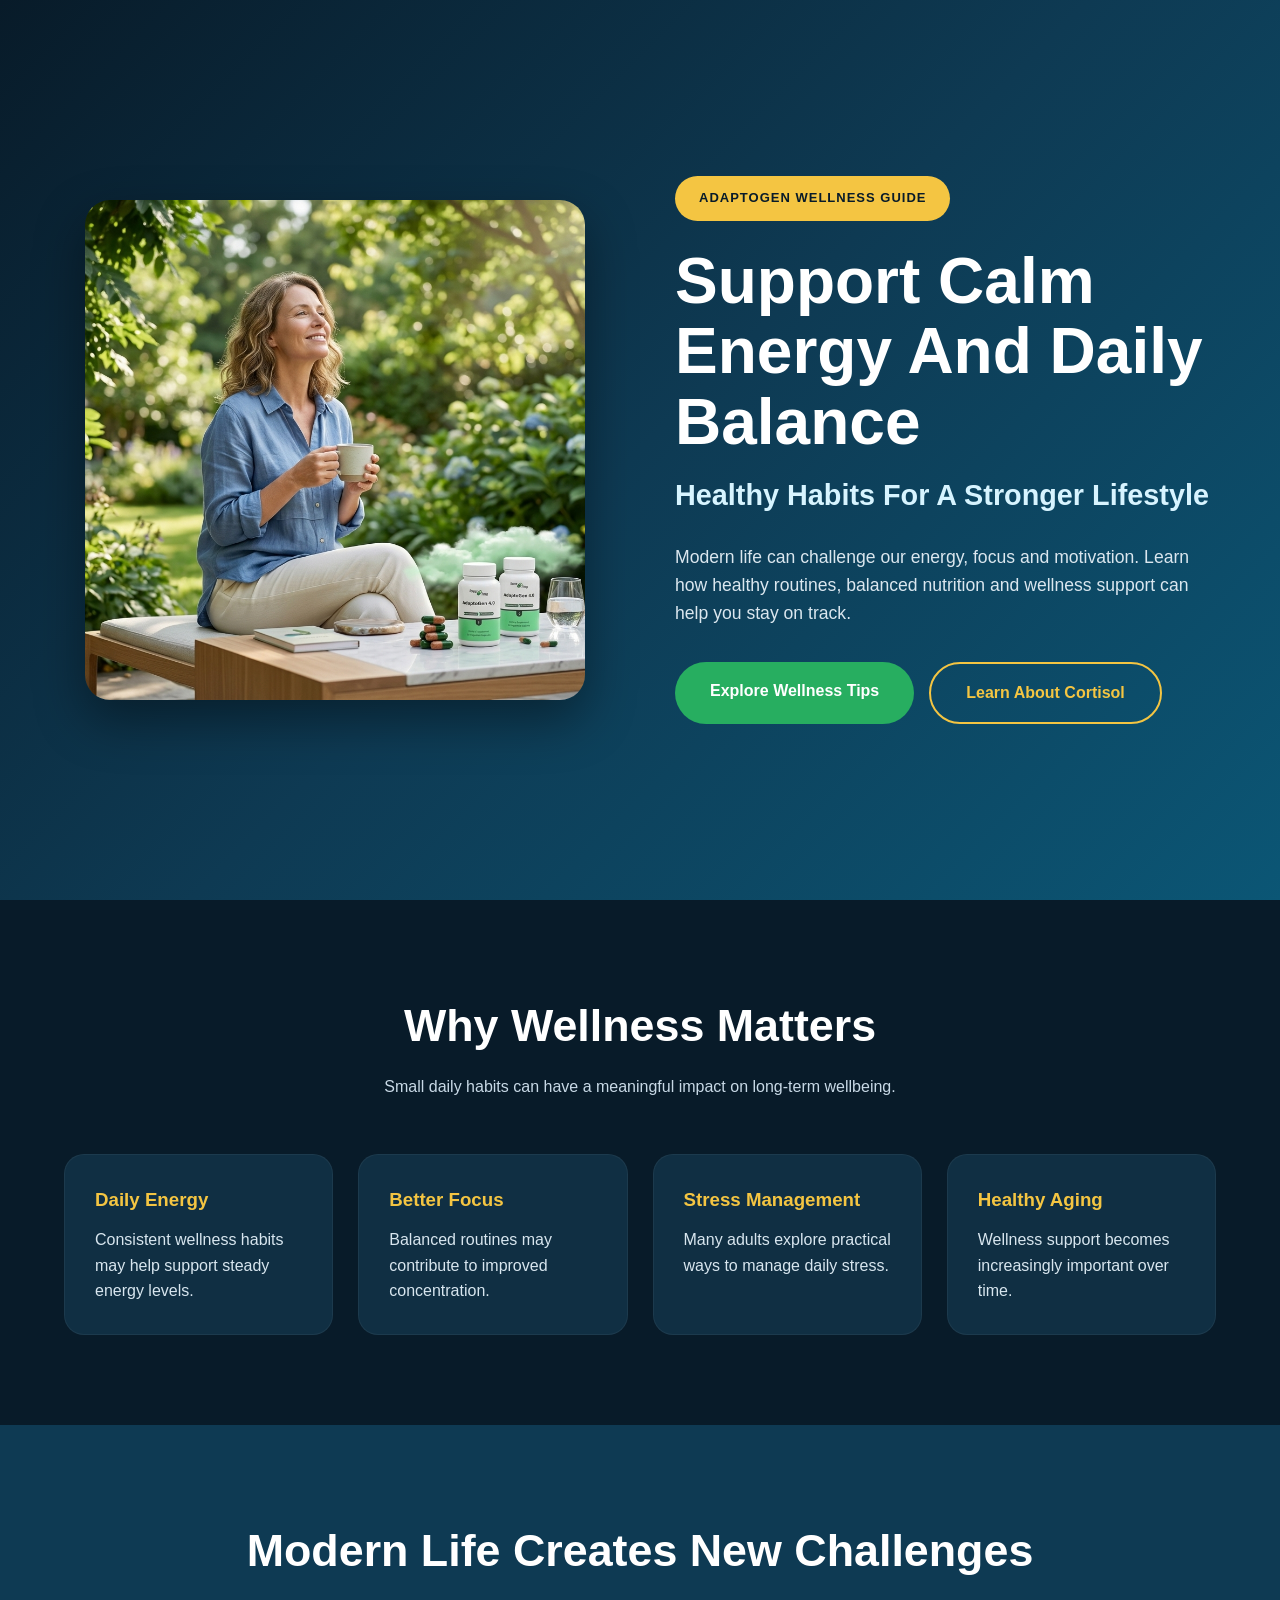
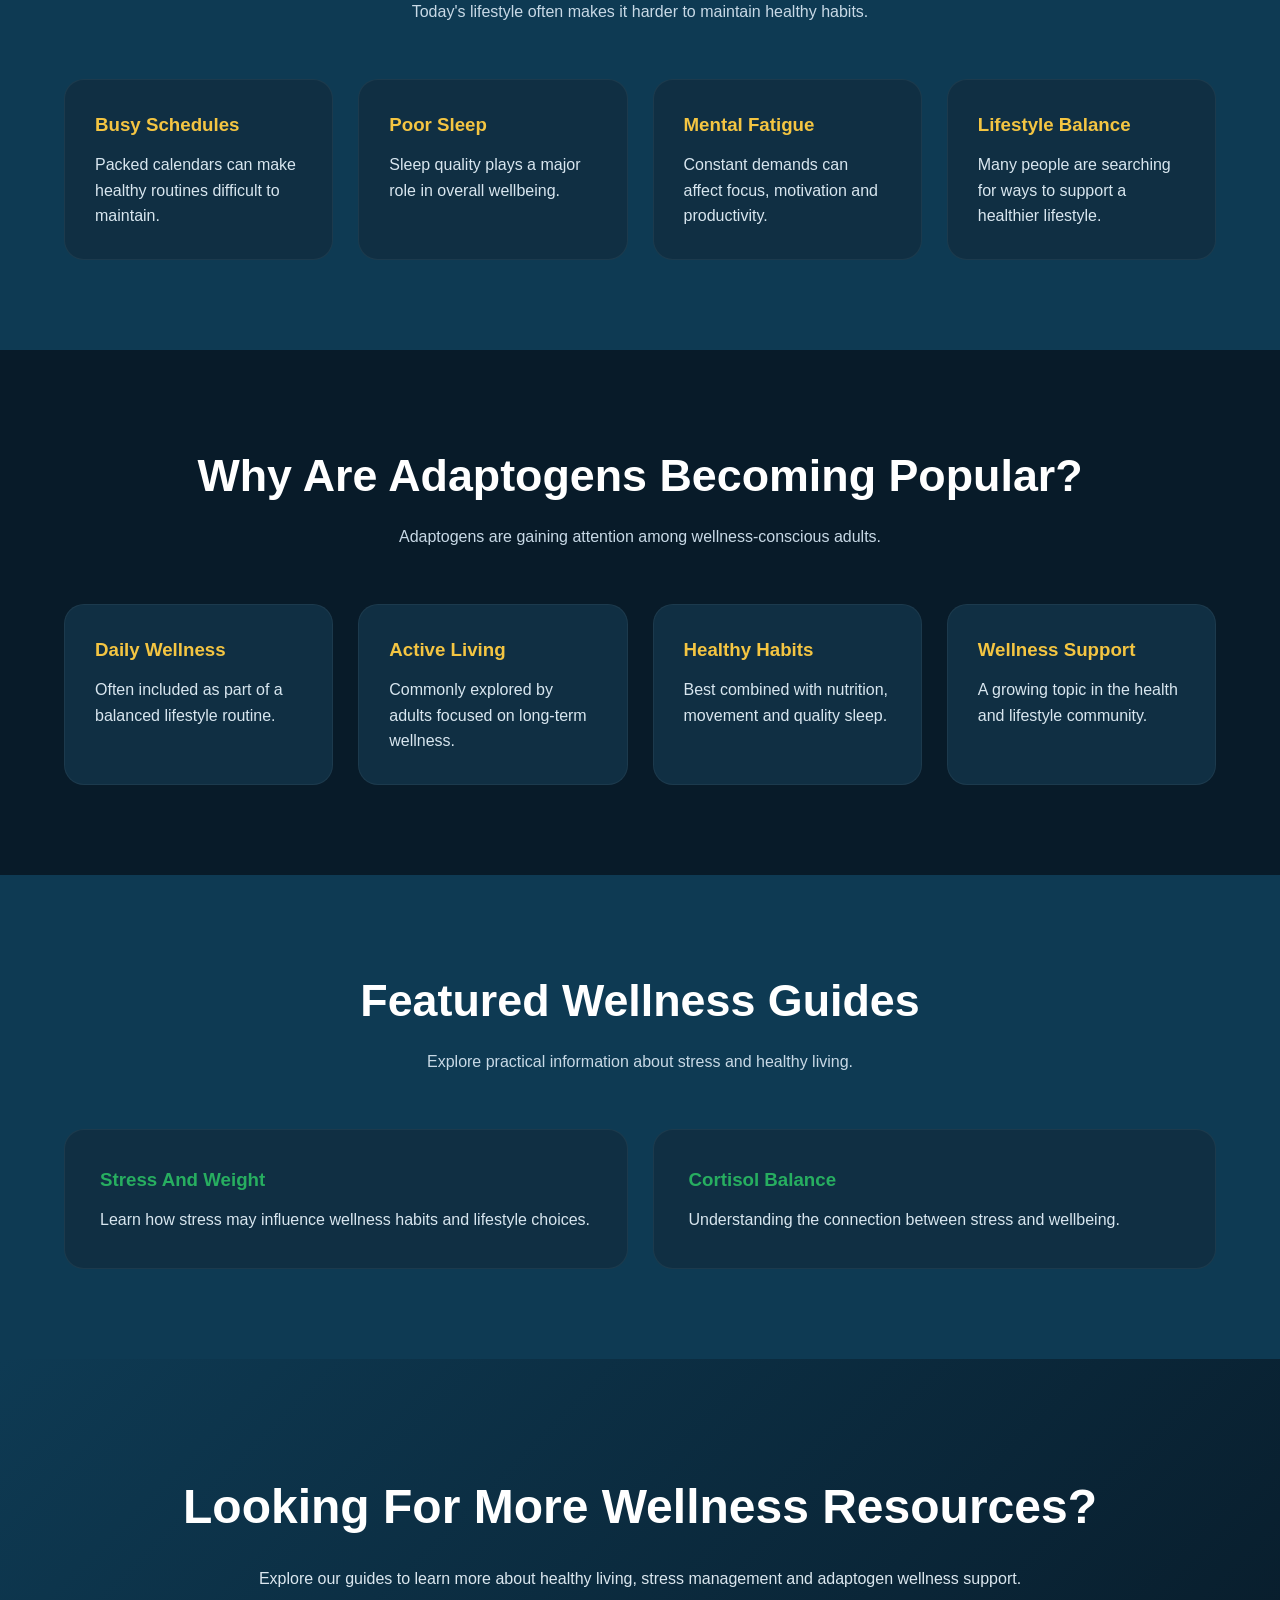
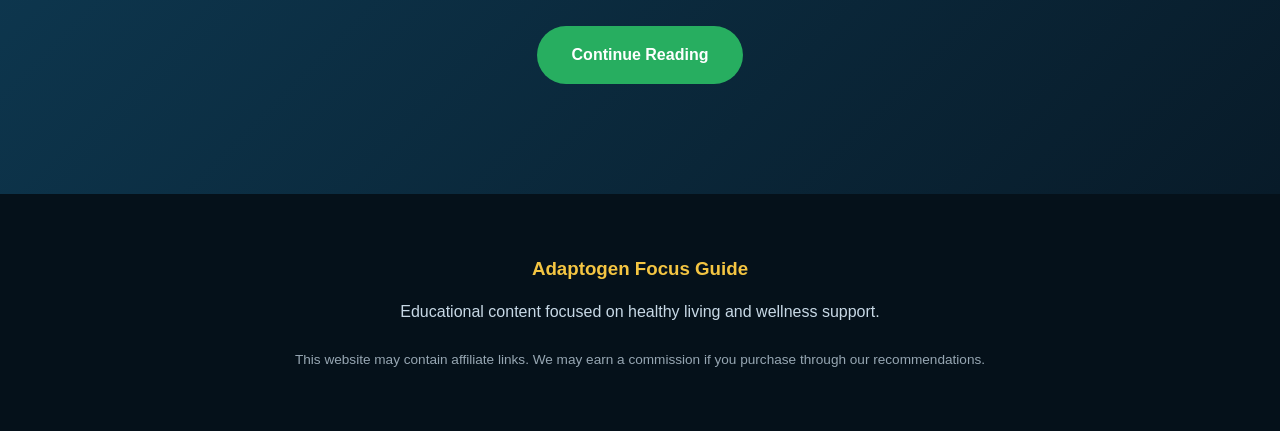
<file: index.html>
<!DOCTYPE html>
<html lang="en">

<head>

    <meta charset="UTF-8">
    <meta name="viewport" content="width=device-width, initial-scale=1.0">

    <title>
        Adaptogen Focus Guide | Daily Energy, Balance & Wellness
    </title>

    <meta name="description"
          content="Explore healthy habits, stress management strategies and adaptogen wellness support for modern living.">

    <link rel="stylesheet" href="css/style.css">

</head>

<body>

<!-- HERO -->

<header class="hero">

    <div class="container">

        <div class="hero-image">

            <div class="slider">

                <img src="images/adaptogen1.png" class="slide active" alt="Healthy Lifestyle">
                <img src="images/adaptogen2.png" class="slide" alt="Daily Wellness">
                <img src="images/adaptogen3.png" class="slide" alt="Balanced Living">
                <img src="images/adaptogen4.png" class="slide" alt="Natural Wellness">

            </div>

        </div>

        <div class="hero-content">

                <span class="badge">
                    ADAPTOGEN WELLNESS GUIDE
                </span>

            <h1>
                Support Calm Energy And Daily Balance
            </h1>

            <h2>
                Healthy Habits For A Stronger Lifestyle
            </h2>

            <p>
                Modern life can challenge our energy, focus and motivation.
                Learn how healthy routines, balanced nutrition and wellness
                support can help you stay on track.
            </p>

            <div class="hero-buttons">

                <a href="stress-and-weight/" class="btn">
                    Explore Wellness Tips
                </a>

                <a href="cortisol-balance/" class="btn btn-secondary">
                    Learn About Cortisol
                </a>

            </div>

        </div>

    </div>

</header>

<!-- BENEFITS -->

<section class="section">

    <div class="container">

        <div class="section-title">

            <h2>
                Why Wellness Matters
            </h2>

            <p>
                Small daily habits can have a meaningful impact on long-term wellbeing.
            </p>

        </div>

        <div class="cards">

            <div class="card">

                <h3>
                    Daily Energy
                </h3>

                <p>
                    Consistent wellness habits may help support steady energy levels.
                </p>

            </div>

            <div class="card">

                <h3>
                    Better Focus
                </h3>

                <p>
                    Balanced routines may contribute to improved concentration.
                </p>

            </div>

            <div class="card">

                <h3>
                    Stress Management
                </h3>

                <p>
                    Many adults explore practical ways to manage daily stress.
                </p>

            </div>

            <div class="card">

                <h3>
                    Healthy Aging
                </h3>

                <p>
                    Wellness support becomes increasingly important over time.
                </p>

            </div>

        </div>

    </div>

</section>

<!-- MODERN LIFE -->

<section class="section dark">

    <div class="container">

        <div class="section-title">

            <h2>
                Modern Life Creates New Challenges
            </h2>

            <p>
                Today's lifestyle often makes it harder to maintain healthy habits.
            </p>

        </div>

        <div class="cards">

            <div class="card">

                <h3>
                    Busy Schedules
                </h3>

                <p>
                    Packed calendars can make healthy routines difficult to maintain.
                </p>

            </div>

            <div class="card">

                <h3>
                    Poor Sleep
                </h3>

                <p>
                    Sleep quality plays a major role in overall wellbeing.
                </p>

            </div>

            <div class="card">

                <h3>
                    Mental Fatigue
                </h3>

                <p>
                    Constant demands can affect focus, motivation and productivity.
                </p>

            </div>

            <div class="card">

                <h3>
                    Lifestyle Balance
                </h3>

                <p>
                    Many people are searching for ways to support a healthier lifestyle.
                </p>

            </div>

        </div>

    </div>

</section>

<!-- ADAPTOGENS -->

<section class="section">

    <div class="container">

        <div class="section-title">

            <h2>
                Why Are Adaptogens Becoming Popular?
            </h2>

            <p>
                Adaptogens are gaining attention among wellness-conscious adults.
            </p>

        </div>

        <div class="cards">

            <div class="card">

                <h3>
                    Daily Wellness
                </h3>

                <p>
                    Often included as part of a balanced lifestyle routine.
                </p>

            </div>

            <div class="card">

                <h3>
                    Active Living
                </h3>

                <p>
                    Commonly explored by adults focused on long-term wellness.
                </p>

            </div>

            <div class="card">

                <h3>
                    Healthy Habits
                </h3>

                <p>
                    Best combined with nutrition, movement and quality sleep.
                </p>

            </div>

            <div class="card">

                <h3>
                    Wellness Support
                </h3>

                <p>
                    A growing topic in the health and lifestyle community.
                </p>

            </div>

        </div>

    </div>

</section>

<!-- ARTICLES -->

<section class="section dark">

    <div class="container">

        <div class="section-title">

            <h2>
                Featured Wellness Guides
            </h2>

            <p>
                Explore practical information about stress and healthy living.
            </p>

        </div>

        <div class="cards">

            <a href="stress-and-weight/" class="article-card">

                <h3>
                    Stress And Weight
                </h3>

                <p>
                    Learn how stress may influence wellness habits and lifestyle choices.
                </p>

            </a>

            <a href="cortisol-balance/" class="article-card">

                <h3>
                    Cortisol Balance
                </h3>

                <p>
                    Understanding the connection between stress and wellbeing.
                </p>

            </a>

        </div>

    </div>

</section>

<!-- CTA -->

<section class="cta">

    <div class="container">

        <h2>
            Looking For More Wellness Resources?
        </h2>

        <p>
            Explore our guides to learn more about healthy living,
            stress management and adaptogen wellness support.
        </p>

        <a href="stress-and-weight/" class="btn">
            Continue Reading
        </a>

    </div>

</section>

<!-- FOOTER -->

<footer>

    <div class="container">

        <h3>
            Adaptogen Focus Guide
        </h3>

        <p>
            Educational content focused on healthy living and wellness support.
        </p>

        <p class="disclaimer">
            This website may contain affiliate links. We may earn a commission if you purchase through our recommendations.
        </p>

    </div>

</footer>

<!-- SLIDER -->

<script>

    const slides = document.querySelectorAll('.slide');

    let current = 0;

    setInterval(() => {

        slides[current].classList.remove('active');

        current++;

        if(current >= slides.length){

            current = 0;

        }

        slides[current].classList.add('active');

    }, 3500);

</script>

</body>

</html>
</file>
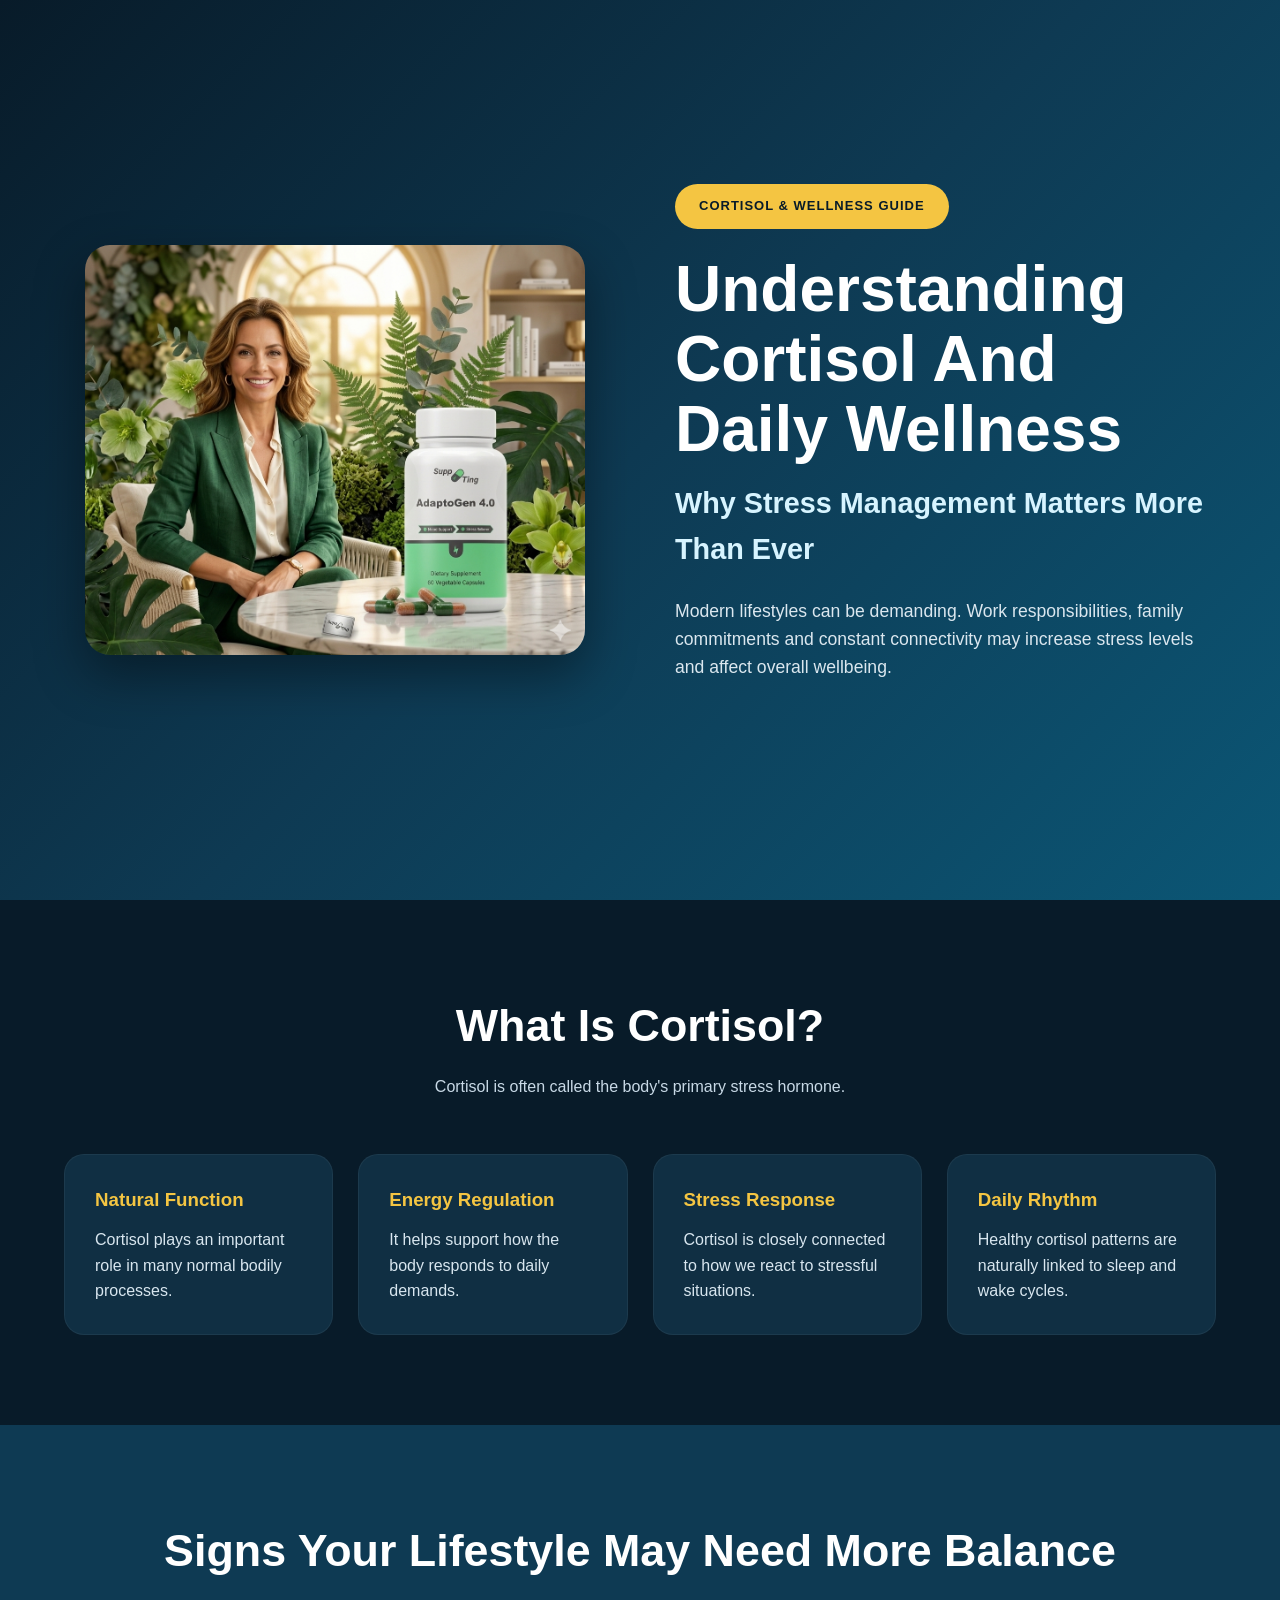
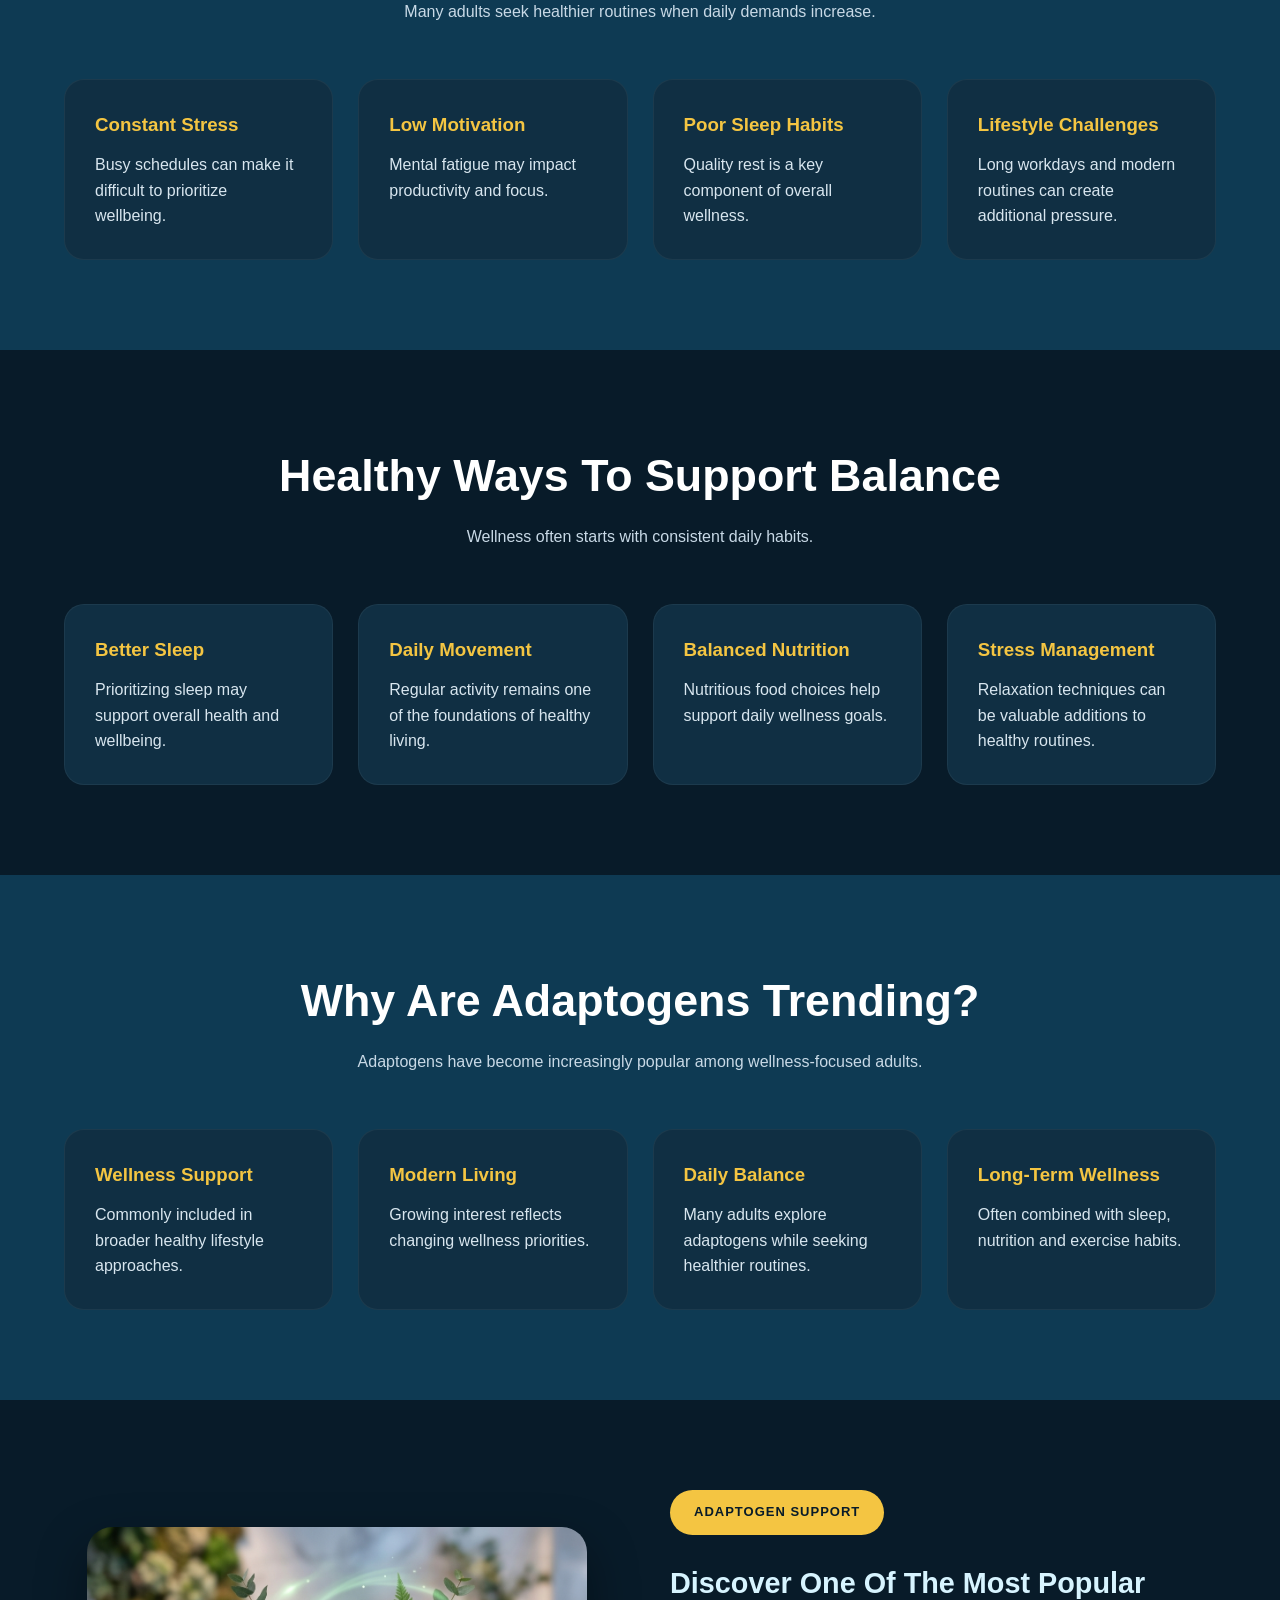
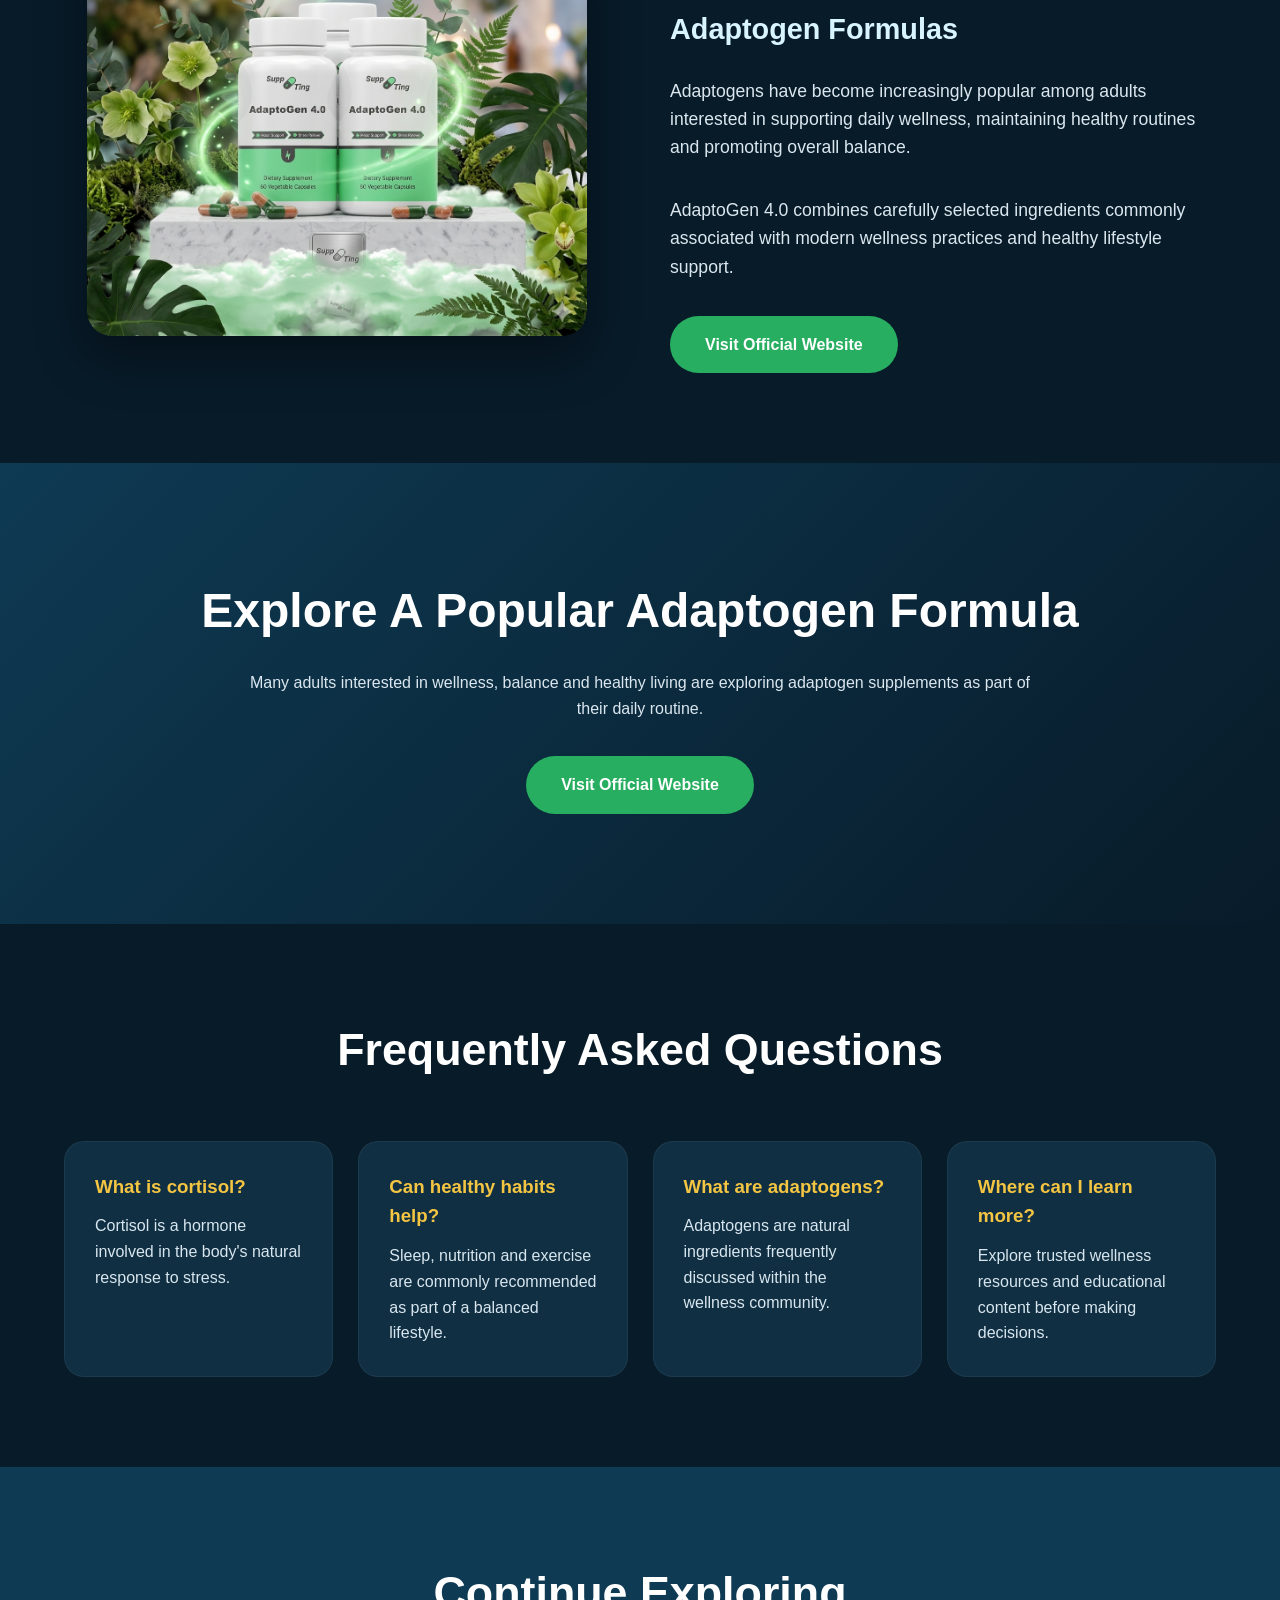
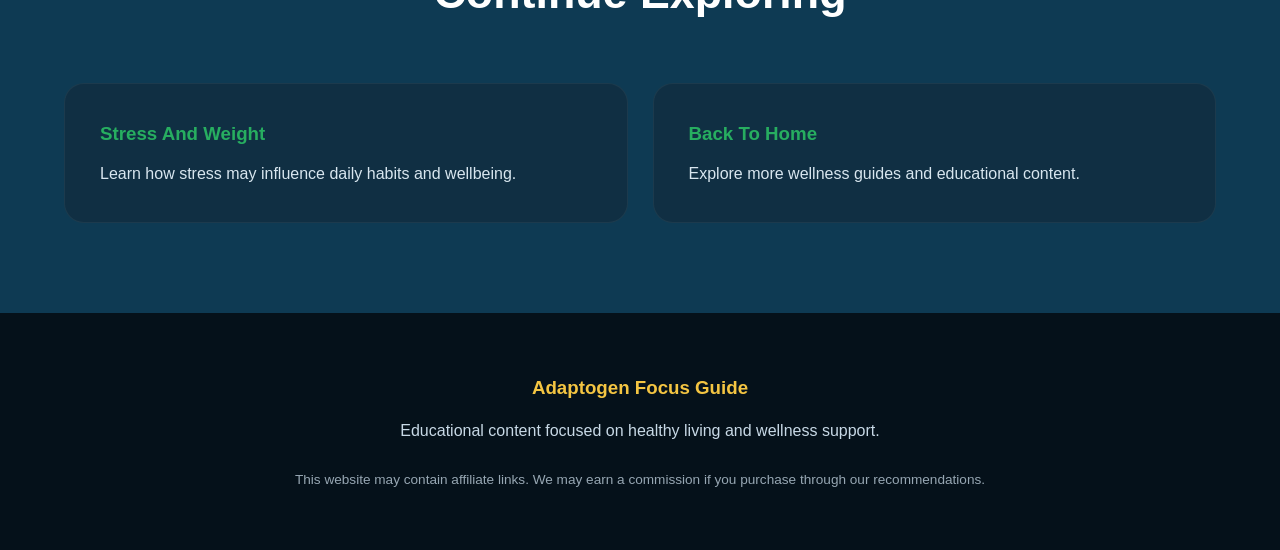
<file: cortisol-balance/index.html>
<!DOCTYPE html>
<html lang="en">

<head>

    <meta charset="UTF-8">
    <meta name="viewport" content="width=device-width, initial-scale=1.0">

    <title>
        Cortisol Balance Guide | Adaptogen Focus Guide
    </title>

    <meta name="description"
          content="Learn about cortisol, stress management, healthy habits and wellness strategies for modern living.">

    <link rel="stylesheet" href="../css/style.css">

</head>

<body>

<!-- HERO -->

<header class="hero">

    <div class="container">

        <div class="hero-image">

            <img
                    src="../images/cortisol-balance2.png"
                    alt="Cortisol Balance"
                    class="single-image">

        </div>

        <div class="hero-content">

                <span class="badge">
                    CORTISOL & WELLNESS GUIDE
                </span>

            <h1>
                Understanding Cortisol And Daily Wellness
            </h1>

            <h2>
                Why Stress Management Matters More Than Ever
            </h2>

            <p>

                Modern lifestyles can be demanding. Work responsibilities,
                family commitments and constant connectivity may increase
                stress levels and affect overall wellbeing.

            </p>

        </div>

    </div>

</header>

<!-- SECTION 1 -->

<section class="section">

    <div class="container">

        <div class="section-title">

            <h2>
                What Is Cortisol?
            </h2>

            <p>
                Cortisol is often called the body's primary stress hormone.
            </p>

        </div>

        <div class="cards">

            <div class="card">

                <h3>
                    Natural Function
                </h3>

                <p>
                    Cortisol plays an important role in many normal bodily processes.
                </p>

            </div>

            <div class="card">

                <h3>
                    Energy Regulation
                </h3>

                <p>
                    It helps support how the body responds to daily demands.
                </p>

            </div>

            <div class="card">

                <h3>
                    Stress Response
                </h3>

                <p>
                    Cortisol is closely connected to how we react to stressful situations.
                </p>

            </div>

            <div class="card">

                <h3>
                    Daily Rhythm
                </h3>

                <p>
                    Healthy cortisol patterns are naturally linked to sleep and wake cycles.
                </p>

            </div>

        </div>

    </div>

</section>

<!-- SECTION 2 -->

<section class="section dark">

    <div class="container">

        <div class="section-title">

            <h2>
                Signs Your Lifestyle May Need More Balance
            </h2>

            <p>
                Many adults seek healthier routines when daily demands increase.
            </p>

        </div>

        <div class="cards">

            <div class="card">

                <h3>
                    Constant Stress
                </h3>

                <p>
                    Busy schedules can make it difficult to prioritize wellbeing.
                </p>

            </div>

            <div class="card">

                <h3>
                    Low Motivation
                </h3>

                <p>
                    Mental fatigue may impact productivity and focus.
                </p>

            </div>

            <div class="card">

                <h3>
                    Poor Sleep Habits
                </h3>

                <p>
                    Quality rest is a key component of overall wellness.
                </p>

            </div>

            <div class="card">

                <h3>
                    Lifestyle Challenges
                </h3>

                <p>
                    Long workdays and modern routines can create additional pressure.
                </p>

            </div>

        </div>

    </div>

</section>

<!-- SECTION 3 -->

<section class="section">

    <div class="container">

        <div class="section-title">

            <h2>
                Healthy Ways To Support Balance
            </h2>

            <p>
                Wellness often starts with consistent daily habits.
            </p>

        </div>

        <div class="cards">

            <div class="card">

                <h3>
                    Better Sleep
                </h3>

                <p>
                    Prioritizing sleep may support overall health and wellbeing.
                </p>

            </div>

            <div class="card">

                <h3>
                    Daily Movement
                </h3>

                <p>
                    Regular activity remains one of the foundations of healthy living.
                </p>

            </div>

            <div class="card">

                <h3>
                    Balanced Nutrition
                </h3>

                <p>
                    Nutritious food choices help support daily wellness goals.
                </p>

            </div>

            <div class="card">

                <h3>
                    Stress Management
                </h3>

                <p>
                    Relaxation techniques can be valuable additions to healthy routines.
                </p>

            </div>

        </div>

    </div>

</section>

<!-- SECTION 4 -->

<section class="section dark">

    <div class="container">

        <div class="section-title">

            <h2>
                Why Are Adaptogens Trending?
            </h2>

            <p>
                Adaptogens have become increasingly popular among wellness-focused adults.
            </p>

        </div>

        <div class="cards">

            <div class="card">

                <h3>
                    Wellness Support
                </h3>

                <p>
                    Commonly included in broader healthy lifestyle approaches.
                </p>

            </div>

            <div class="card">

                <h3>
                    Modern Living
                </h3>

                <p>
                    Growing interest reflects changing wellness priorities.
                </p>

            </div>

            <div class="card">

                <h3>
                    Daily Balance
                </h3>

                <p>
                    Many adults explore adaptogens while seeking healthier routines.
                </p>

            </div>

            <div class="card">

                <h3>
                    Long-Term Wellness
                </h3>

                <p>
                    Often combined with sleep, nutrition and exercise habits.
                </p>

            </div>

        </div>

    </div>

</section>
<section class="section">

    <div class="container">

        <div class="promo-section">

            <div class="hero-image">

                <img
                        src="../images/cortisol-balance1.png"
                        alt="AdaptoGen 4.0 Supplement"
                        class="single-image">

            </div>

            <div class="hero-content">

                <span class="badge">
                    ADAPTOGEN SUPPORT
                </span>

                <h2>
                    Discover One Of The Most Popular Adaptogen Formulas
                </h2>

                <p>

                    Adaptogens have become increasingly popular among adults
                    interested in supporting daily wellness, maintaining healthy
                    routines and promoting overall balance.

                </p>

                <p>

                    AdaptoGen 4.0 combines carefully selected ingredients
                    commonly associated with modern wellness practices and
                    healthy lifestyle support.

                </p>

                <a
                        href="https://suppting.com/adaptogen-4-0-2025/#aff=adampadua"
                        target="_blank"
                        class="btn">

                    Visit Official Website

                </a>

            </div>

        </div>

    </div>

</section>
<!-- MAIN CTA -->

<section class="cta">

    <div class="container">

        <h2>
            Explore A Popular Adaptogen Formula
        </h2>

        <p>

            Many adults interested in wellness, balance and healthy living
            are exploring adaptogen supplements as part of their daily routine.

        </p>

        <a
                href="https://suppting.com/adaptogen-4-0-2025/#aff=adampadua"
                target="_blank"
                class="btn">

            Visit Official Website

        </a>

    </div>

</section>

<!-- FAQ STYLE SECTION -->

<section class="section">

    <div class="container">

        <div class="section-title">

            <h2>
                Frequently Asked Questions
            </h2>

        </div>

        <div class="cards">

            <div class="card">

                <h3>
                    What is cortisol?
                </h3>

                <p>
                    Cortisol is a hormone involved in the body's natural response to stress.
                </p>

            </div>

            <div class="card">

                <h3>
                    Can healthy habits help?
                </h3>

                <p>
                    Sleep, nutrition and exercise are commonly recommended as part of a balanced lifestyle.
                </p>

            </div>

            <div class="card">

                <h3>
                    What are adaptogens?
                </h3>

                <p>
                    Adaptogens are natural ingredients frequently discussed within the wellness community.
                </p>

            </div>

            <div class="card">

                <h3>
                    Where can I learn more?
                </h3>

                <p>
                    Explore trusted wellness resources and educational content before making decisions.
                </p>

            </div>

        </div>

    </div>

</section>

<!-- RELATED -->

<section class="section dark">

    <div class="container">

        <div class="section-title">

            <h2>
                Continue Exploring
            </h2>

        </div>

        <div class="cards">

            <a href="../stress-and-weight/" class="article-card">

                <h3>
                    Stress And Weight
                </h3>

                <p>
                    Learn how stress may influence daily habits and wellbeing.
                </p>

            </a>

            <a href="../" class="article-card">

                <h3>
                    Back To Home
                </h3>

                <p>
                    Explore more wellness guides and educational content.
                </p>

            </a>

        </div>

    </div>

</section>

<!-- FOOTER -->

<footer>

    <div class="container">

        <h3>
            Adaptogen Focus Guide
        </h3>

        <p>
            Educational content focused on healthy living and wellness support.
        </p>

        <p class="disclaimer">
            This website may contain affiliate links. We may earn a commission if you purchase through our recommendations.
        </p>

    </div>

</footer>

</body>

</html>
</file>
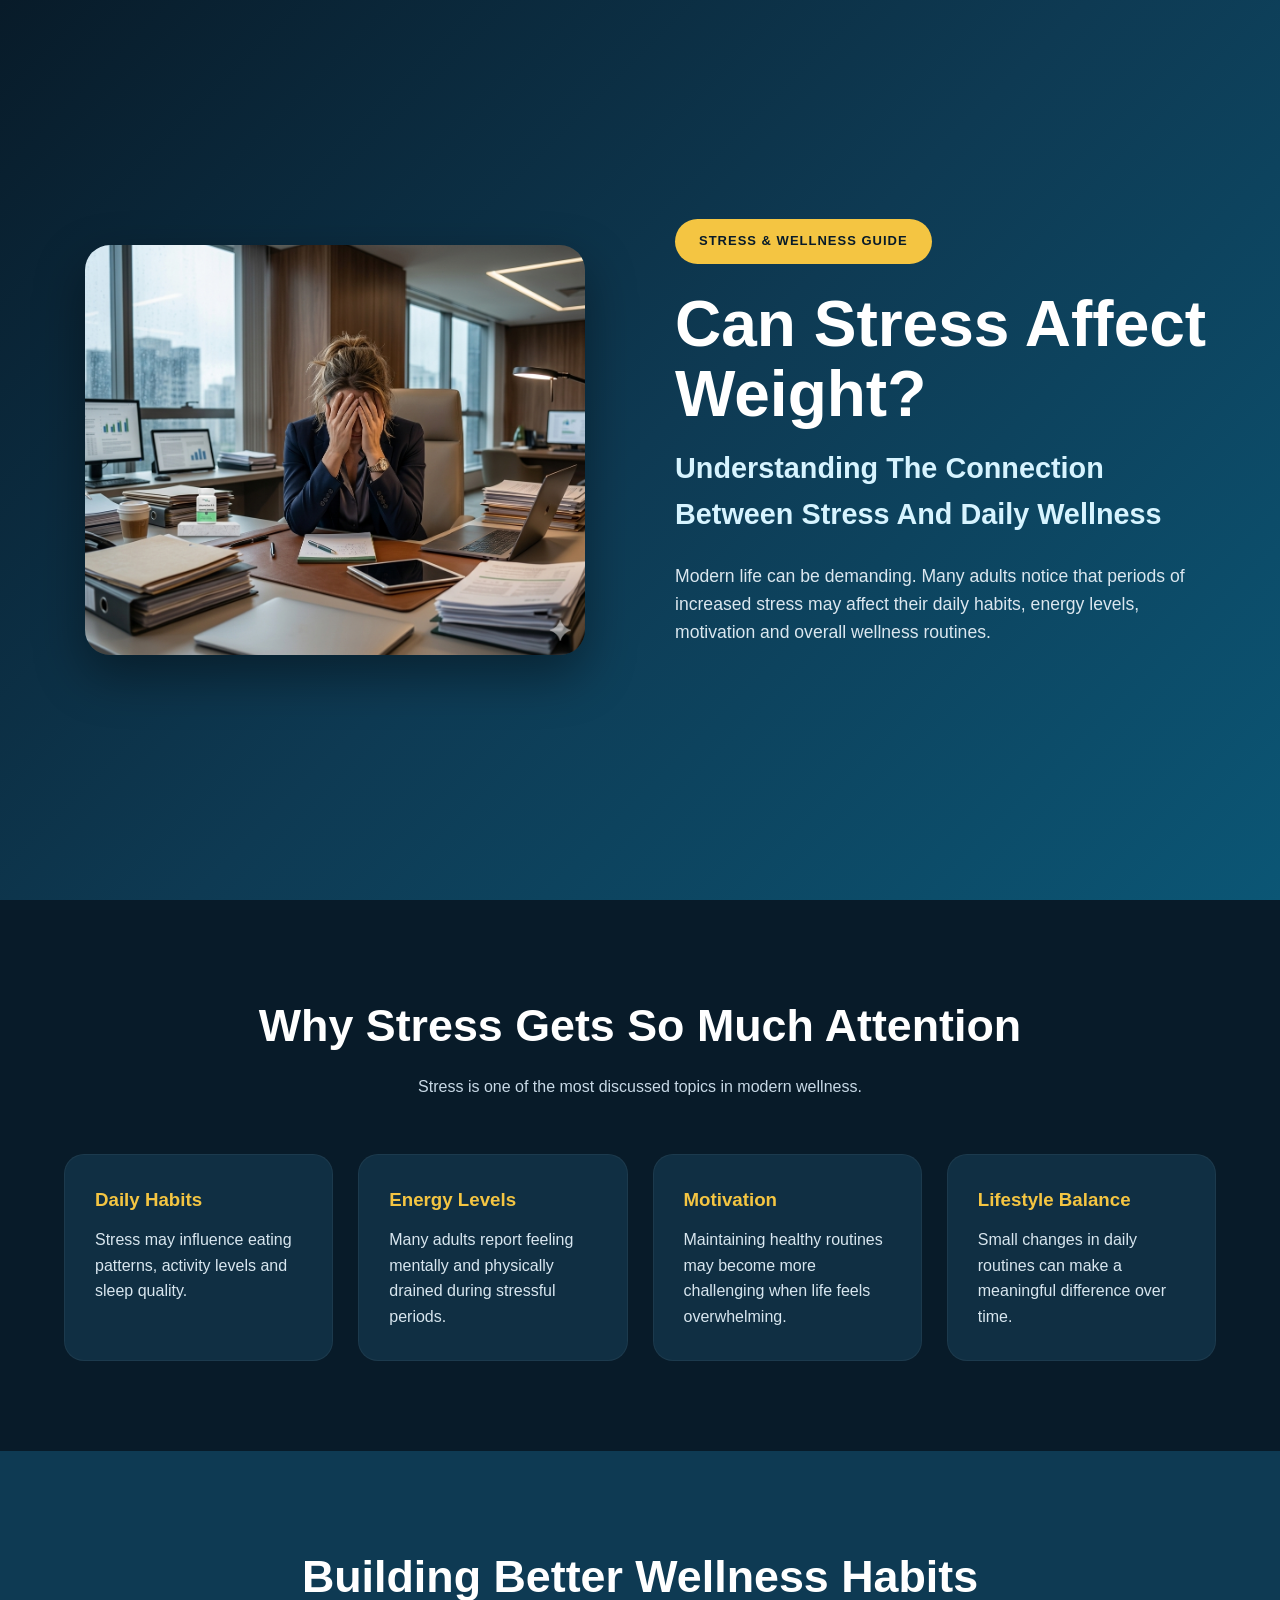
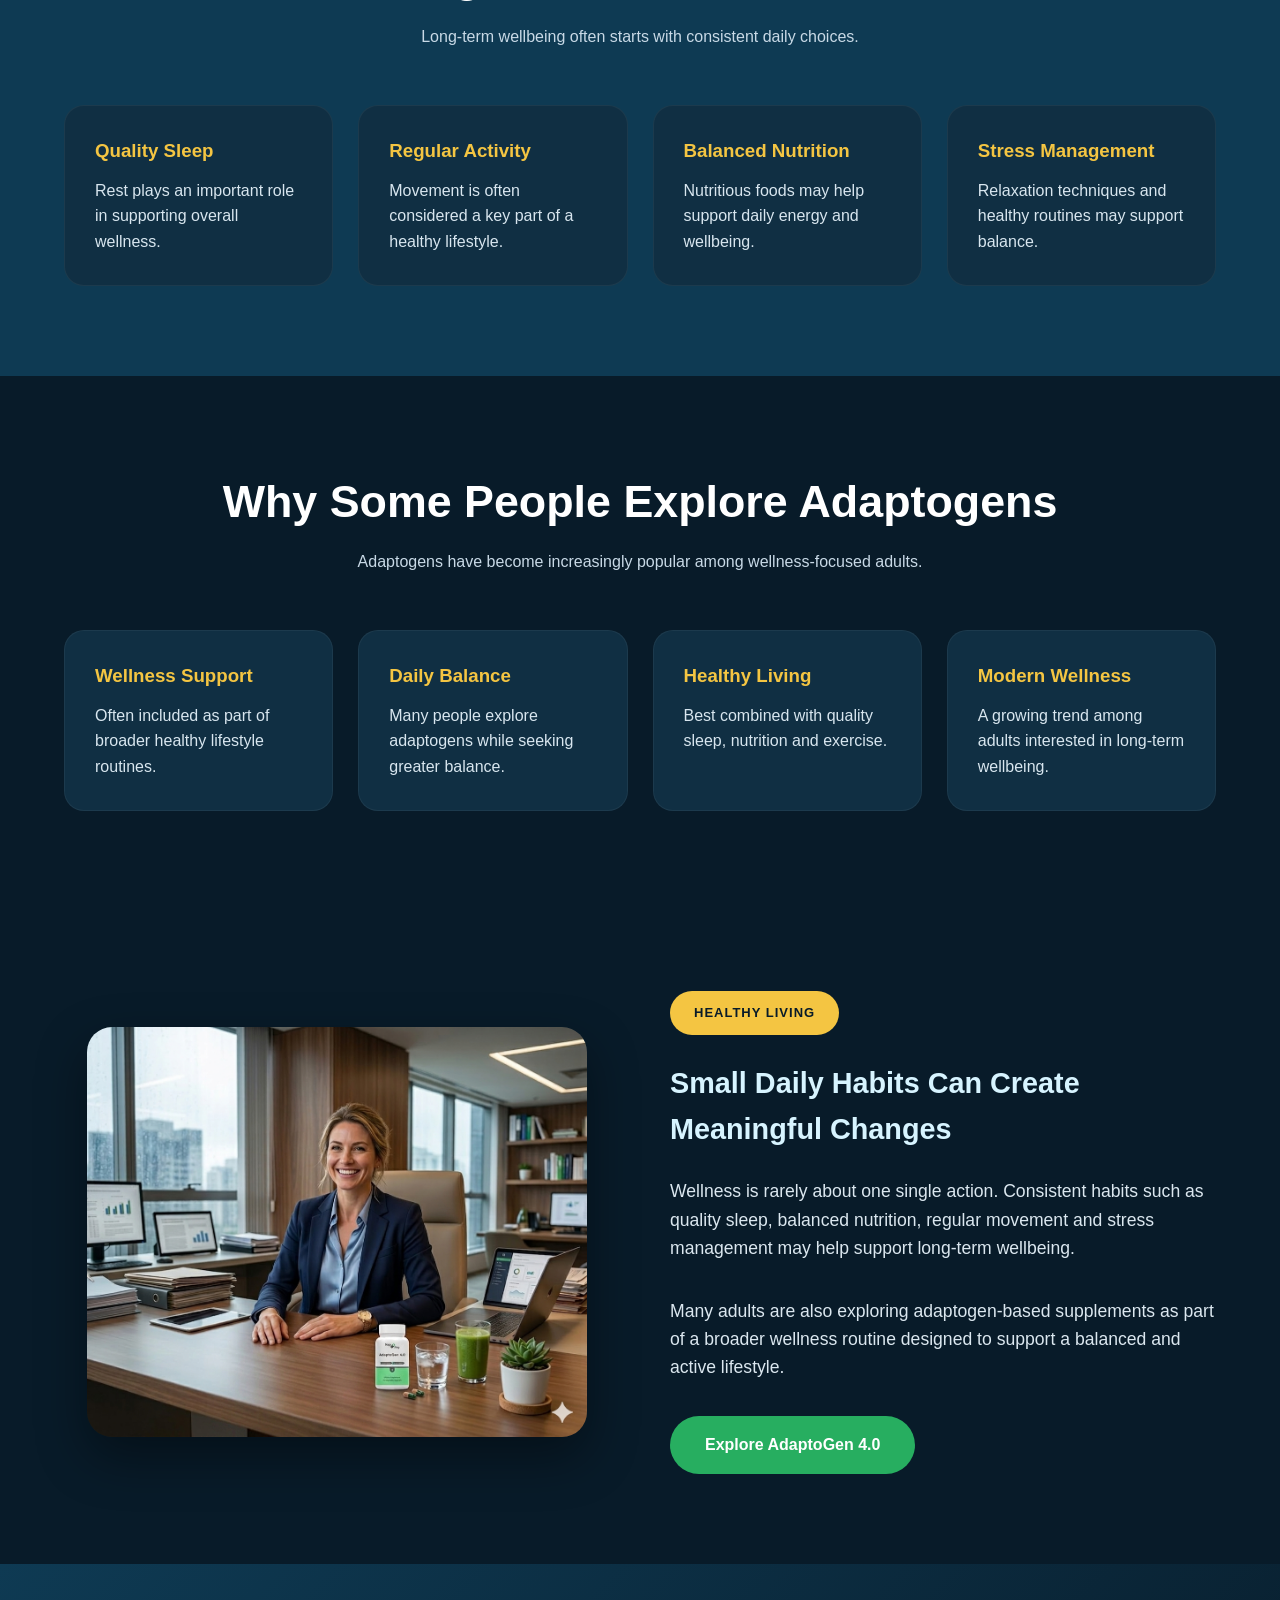
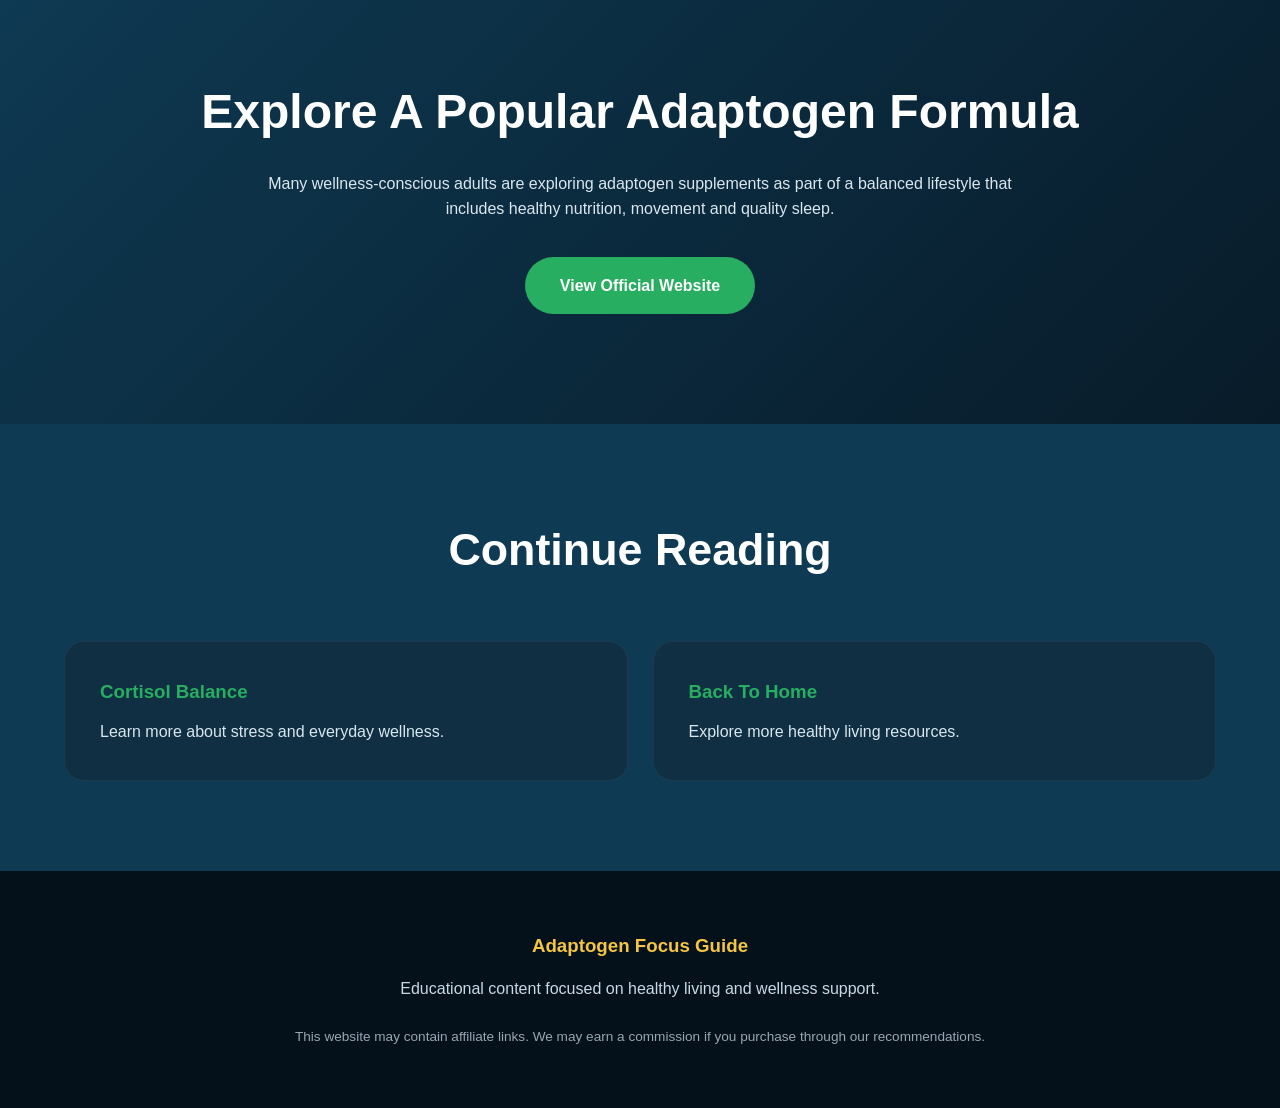
<file: stress-and-weight/index.html>
<!DOCTYPE html>
<html lang="en">

<head>

    <meta charset="UTF-8">
    <meta name="viewport" content="width=device-width, initial-scale=1.0">

    <title>
        Can Stress Affect Weight? | Adaptogen Focus Guide
    </title>

    <meta name="description"
          content="Learn how stress may influence lifestyle habits, energy levels and overall wellness.">

    <link rel="stylesheet" href="../css/style.css">

</head>

<body>

<!-- HERO -->

<header class="hero">

    <div class="container">

        <div class="hero-image">

            <img
                    src="../images/stress-and-weight1.png"
                    alt="Stress And Wellness"
                    class="single-image">

        </div>

        <div class="hero-content">

                <span class="badge">
                    STRESS & WELLNESS GUIDE
                </span>

            <h1>
                Can Stress Affect Weight?
            </h1>

            <h2>
                Understanding The Connection Between Stress And Daily Wellness
            </h2>

            <p>

                Modern life can be demanding. Many adults notice that periods of
                increased stress may affect their daily habits, energy levels,
                motivation and overall wellness routines.

            </p>

        </div>

    </div>

</header>

<!-- SECTION 1 -->

<section class="section">

    <div class="container">

        <div class="section-title">

            <h2>
                Why Stress Gets So Much Attention
            </h2>

            <p>
                Stress is one of the most discussed topics in modern wellness.
            </p>

        </div>

        <div class="cards">

            <div class="card">

                <h3>
                    Daily Habits
                </h3>

                <p>
                    Stress may influence eating patterns, activity levels and sleep quality.
                </p>

            </div>

            <div class="card">

                <h3>
                    Energy Levels
                </h3>

                <p>
                    Many adults report feeling mentally and physically drained during stressful periods.
                </p>

            </div>

            <div class="card">

                <h3>
                    Motivation
                </h3>

                <p>
                    Maintaining healthy routines may become more challenging when life feels overwhelming.
                </p>

            </div>

            <div class="card">

                <h3>
                    Lifestyle Balance
                </h3>

                <p>
                    Small changes in daily routines can make a meaningful difference over time.
                </p>

            </div>

        </div>

    </div>

</section>

<!-- SECTION 2 -->

<section class="section dark">

    <div class="container">

        <div class="section-title">

            <h2>
                Building Better Wellness Habits
            </h2>

            <p>
                Long-term wellbeing often starts with consistent daily choices.
            </p>

        </div>

        <div class="cards">

            <div class="card">

                <h3>
                    Quality Sleep
                </h3>

                <p>
                    Rest plays an important role in supporting overall wellness.
                </p>

            </div>

            <div class="card">

                <h3>
                    Regular Activity
                </h3>

                <p>
                    Movement is often considered a key part of a healthy lifestyle.
                </p>

            </div>

            <div class="card">

                <h3>
                    Balanced Nutrition
                </h3>

                <p>
                    Nutritious foods may help support daily energy and wellbeing.
                </p>

            </div>

            <div class="card">

                <h3>
                    Stress Management
                </h3>

                <p>
                    Relaxation techniques and healthy routines may support balance.
                </p>

            </div>

        </div>

    </div>

</section>

<!-- SECTION 3 -->

<section class="section">

    <div class="container">

        <div class="section-title">

            <h2>
                Why Some People Explore Adaptogens
            </h2>

            <p>
                Adaptogens have become increasingly popular among wellness-focused adults.
            </p>

        </div>

        <div class="cards">

            <div class="card">

                <h3>
                    Wellness Support
                </h3>

                <p>
                    Often included as part of broader healthy lifestyle routines.
                </p>

            </div>

            <div class="card">

                <h3>
                    Daily Balance
                </h3>

                <p>
                    Many people explore adaptogens while seeking greater balance.
                </p>

            </div>

            <div class="card">

                <h3>
                    Healthy Living
                </h3>

                <p>
                    Best combined with quality sleep, nutrition and exercise.
                </p>

            </div>

            <div class="card">

                <h3>
                    Modern Wellness
                </h3>

                <p>
                    A growing trend among adults interested in long-term wellbeing.
                </p>

            </div>

        </div>

    </div>

</section>
<section class="section">

    <div class="container">

        <div class="promo-section">

            <div class="hero-image">

                <img
                        src="../images/stress-and-weight2.png"
                        alt="Healthy Lifestyle Transformation"
                        class="single-image">

            </div>

            <div class="hero-content">

                <span class="badge">
                    HEALTHY LIVING
                </span>

                <h2>
                    Small Daily Habits Can Create Meaningful Changes
                </h2>

                <p>

                    Wellness is rarely about one single action.
                    Consistent habits such as quality sleep,
                    balanced nutrition, regular movement and
                    stress management may help support long-term wellbeing.

                </p>

                <p>

                    Many adults are also exploring adaptogen-based supplements
                    as part of a broader wellness routine designed to support
                    a balanced and active lifestyle.

                </p>

                <a
                        href="https://suppting.com/adaptogen-4-0-2025/#aff=adampadua"
                        target="_blank"
                        class="btn">

                    Explore AdaptoGen 4.0

                </a>

            </div>

        </div>

    </div>

</section>
<!-- CTA -->

<section class="cta">

    <div class="container">

        <h2>
            Explore A Popular Adaptogen Formula
        </h2>

        <p>

            Many wellness-conscious adults are exploring adaptogen supplements
            as part of a balanced lifestyle that includes healthy nutrition,
            movement and quality sleep.

        </p>

        <a
                href="https://suppting.com/adaptogen-4-0-2025/#aff=adampadua"
                target="_blank"
                class="btn">

            View Official Website

        </a>

    </div>

</section>

<!-- RELATED ARTICLES -->

<section class="section dark">

    <div class="container">

        <div class="section-title">

            <h2>
                Continue Reading
            </h2>

        </div>

        <div class="cards">

            <a href="../cortisol-balance/" class="article-card">

                <h3>
                    Cortisol Balance
                </h3>

                <p>
                    Learn more about stress and everyday wellness.
                </p>

            </a>

            <a href="../" class="article-card">

                <h3>
                    Back To Home
                </h3>

                <p>
                    Explore more healthy living resources.
                </p>

            </a>

        </div>

    </div>

</section>

<!-- FOOTER -->

<footer>

    <div class="container">

        <h3>
            Adaptogen Focus Guide
        </h3>

        <p>
            Educational content focused on healthy living and wellness support.
        </p>

        <p class="disclaimer">
            This website may contain affiliate links. We may earn a commission if you purchase through our recommendations.
        </p>

    </div>

</footer>

</body>

</html>
</file>
<file: css/style.css>
/* =====================================
RESET
===================================== */

*{
    margin:0;
    padding:0;
    box-sizing:border-box;
}

html{
    scroll-behavior:smooth;
}

body{
    font-family:Arial, Helvetica, sans-serif;
    background:#081B29;
    color:#ffffff;
    line-height:1.6;
    overflow-x:hidden;
}

/* =====================================
CONTAINER
===================================== */

.container{
    width:90%;
    max-width:1200px;
    margin:auto;
}

/* =====================================
HERO
===================================== */

.hero{

    min-height:100vh;

    display:flex;

    align-items:center;

    background:
            linear-gradient(
                    135deg,
                    #081B29,
                    #0E3A53,
                    #0B5675
            );

    padding:80px 0;

}

.hero .container{

    display:flex;

    align-items:center;

    justify-content:center;

    gap:70px;

}

.hero-image,
.hero-content{
    flex:1;
}

/* =====================================
SLIDER
===================================== */

.slider{

    position:relative;

    width:100%;

    max-width:500px;

    height:500px;

    margin:auto;

}

.slide{

    position:absolute;

    top:0;
    left:0;

    width:100%;
    height:100%;

    object-fit:cover;

    border-radius:25px;

    opacity:0;

    transition:opacity 1s ease;

    box-shadow:
            0 20px 50px rgba(0,0,0,.40);

}

.slide.active{

    opacity:1;

}

/* =====================================
BADGE
===================================== */

.badge{

    display:inline-block;

    background:#F4C542;

    color:#081B29;

    padding:12px 24px;

    border-radius:999px;

    font-size:13px;

    font-weight:bold;

    letter-spacing:1px;

    margin-bottom:25px;

}

/* =====================================
TEXT HERO
===================================== */

.hero-content h1{

    font-size:4rem;

    line-height:1.1;

    margin-bottom:15px;

}

.hero-content h2{

    font-size:1.8rem;

    color:#d7f4ff;

    margin-bottom:25px;

}

.hero-content p{

    color:#dbe7ef;

    margin-bottom:35px;

    font-size:1.1rem;

}

/* =====================================
BUTTONS
===================================== */

.hero-buttons{

    display:flex;

    gap:15px;

    flex-wrap:wrap;

}

.btn{

    display:inline-block;

    text-decoration:none;

    background:#27AE60;

    color:white;

    padding:16px 35px;

    border-radius:999px;

    font-weight:bold;

    transition:.3s;

}

.btn:hover{

    transform:translateY(-3px);

    background:#219653;

}

.btn-secondary{

    background:transparent;

    border:2px solid #F4C542;

    color:#F4C542;

}

.btn-secondary:hover{

    background:#F4C542;

    color:#081B29;

}

/* =====================================
SECTIONS
===================================== */

.section{

    padding:90px 0;

}

.dark{

    background:#0E3A53;

}

.section-title{

    text-align:center;

    margin-bottom:55px;

}

.section-title h2{

    font-size:2.8rem;

    margin-bottom:12px;

}

.section-title p{

    color:#c8d9e6;

}

/* =====================================
CARDS
===================================== */

.cards{

    display:grid;

    grid-template-columns:
    repeat(auto-fit,minmax(250px,1fr));

    gap:25px;

}

.card{

    background:#102f43;

    padding:30px;

    border-radius:20px;

    transition:.3s;

    border:1px solid rgba(255,255,255,.05);

}

.card:hover{

    transform:translateY(-5px);

    border-color:#F4C542;

}

.card h3{

    color:#F4C542;

    margin-bottom:12px;

}

.card p{

    color:#d8e6ef;

}

/* =====================================
ARTICLE CARDS
===================================== */

.article-card{

    background:#102f43;

    padding:35px;

    border-radius:20px;

    text-decoration:none;

    color:white;

    transition:.3s;

    border:1px solid rgba(255,255,255,.05);

}

.article-card:hover{

    transform:translateY(-5px);

    border-color:#27AE60;

}

.article-card h3{

    color:#27AE60;

    margin-bottom:12px;

}

.article-card p{

    color:#d8e6ef;

}

/* =====================================
CTA
===================================== */

.cta{

    padding:110px 20px;

    text-align:center;

    background:
            linear-gradient(
                    135deg,
                    #0E3A53,
                    #081B29
            );

}

.cta h2{

    font-size:3rem;

    margin-bottom:20px;

}

.cta p{

    max-width:800px;

    margin:auto;

    margin-bottom:35px;

    color:#dbe7ef;

}

/* =====================================
FOOTER
===================================== */

footer{

    background:#05111A;

    padding:60px 20px;

    text-align:center;

}

footer h3{

    margin-bottom:15px;

    color:#F4C542;

}

footer p{

    color:#c8d9e6;

}

.disclaimer{

    margin-top:25px;

    font-size:.85rem;

    opacity:.75;

}

/* =====================================
SINGLE IMAGE
===================================== */

.single-image{

    width:100%;

    max-width:500px;

    border-radius:25px;

    display:block;

    margin:auto;

    box-shadow:
            0 20px 50px rgba(0,0,0,.40);

}

/* =====================================
RESPONSIVE
===================================== */

@media(max-width:900px){

    .hero{

        min-height:auto;

        padding:60px 0;

    }

    .hero .container{

        flex-direction:column;

        text-align:center;

    }

    .slider{

        width:350px;

        height:350px;

    }

    .hero-content h1{

        font-size:2.7rem;

    }

    .hero-content h2{

        font-size:1.3rem;

    }

    .section-title h2{

        font-size:2rem;

    }

    .cta h2{

        font-size:2.2rem;

    }

    .hero-buttons{

        justify-content:center;

    }
    .promo-section{

        flex-direction:column;

        text-align:center;

    }
}

@media(max-width:600px){

    .slider{

        width:300px;

        height:300px;

    }

    .hero-content h1{

        font-size:2.2rem;

    }

    .hero-content h2{

        font-size:1.1rem;

    }

    .hero-content p{

        font-size:1rem;

    }

    .btn{

        width:100%;

        max-width:320px;

        text-align:center;

    }

    .section{

        padding:70px 0;

    }

    .section-title h2{

        font-size:1.8rem;

    }

    .cta{

        padding:80px 20px;

    }

    .cta h2{

        font-size:1.9rem;

    }

}

/* =====================================
EXTRA MOBILE FIX
===================================== */

@media(max-width:480px){

    .container{
        width:92%;
    }

    .slider{

        width:280px;
        height:280px;

    }

    .hero-content{
        overflow:hidden;
    }

}
.section .hero{

    min-height:auto;

    padding:0;

    background:none;

}
.promo-section{
    display:flex;
    align-items:center;
    gap:60px;
}

.promo-section .hero-image,
.promo-section .hero-content{
    flex:1;
}
</file>
